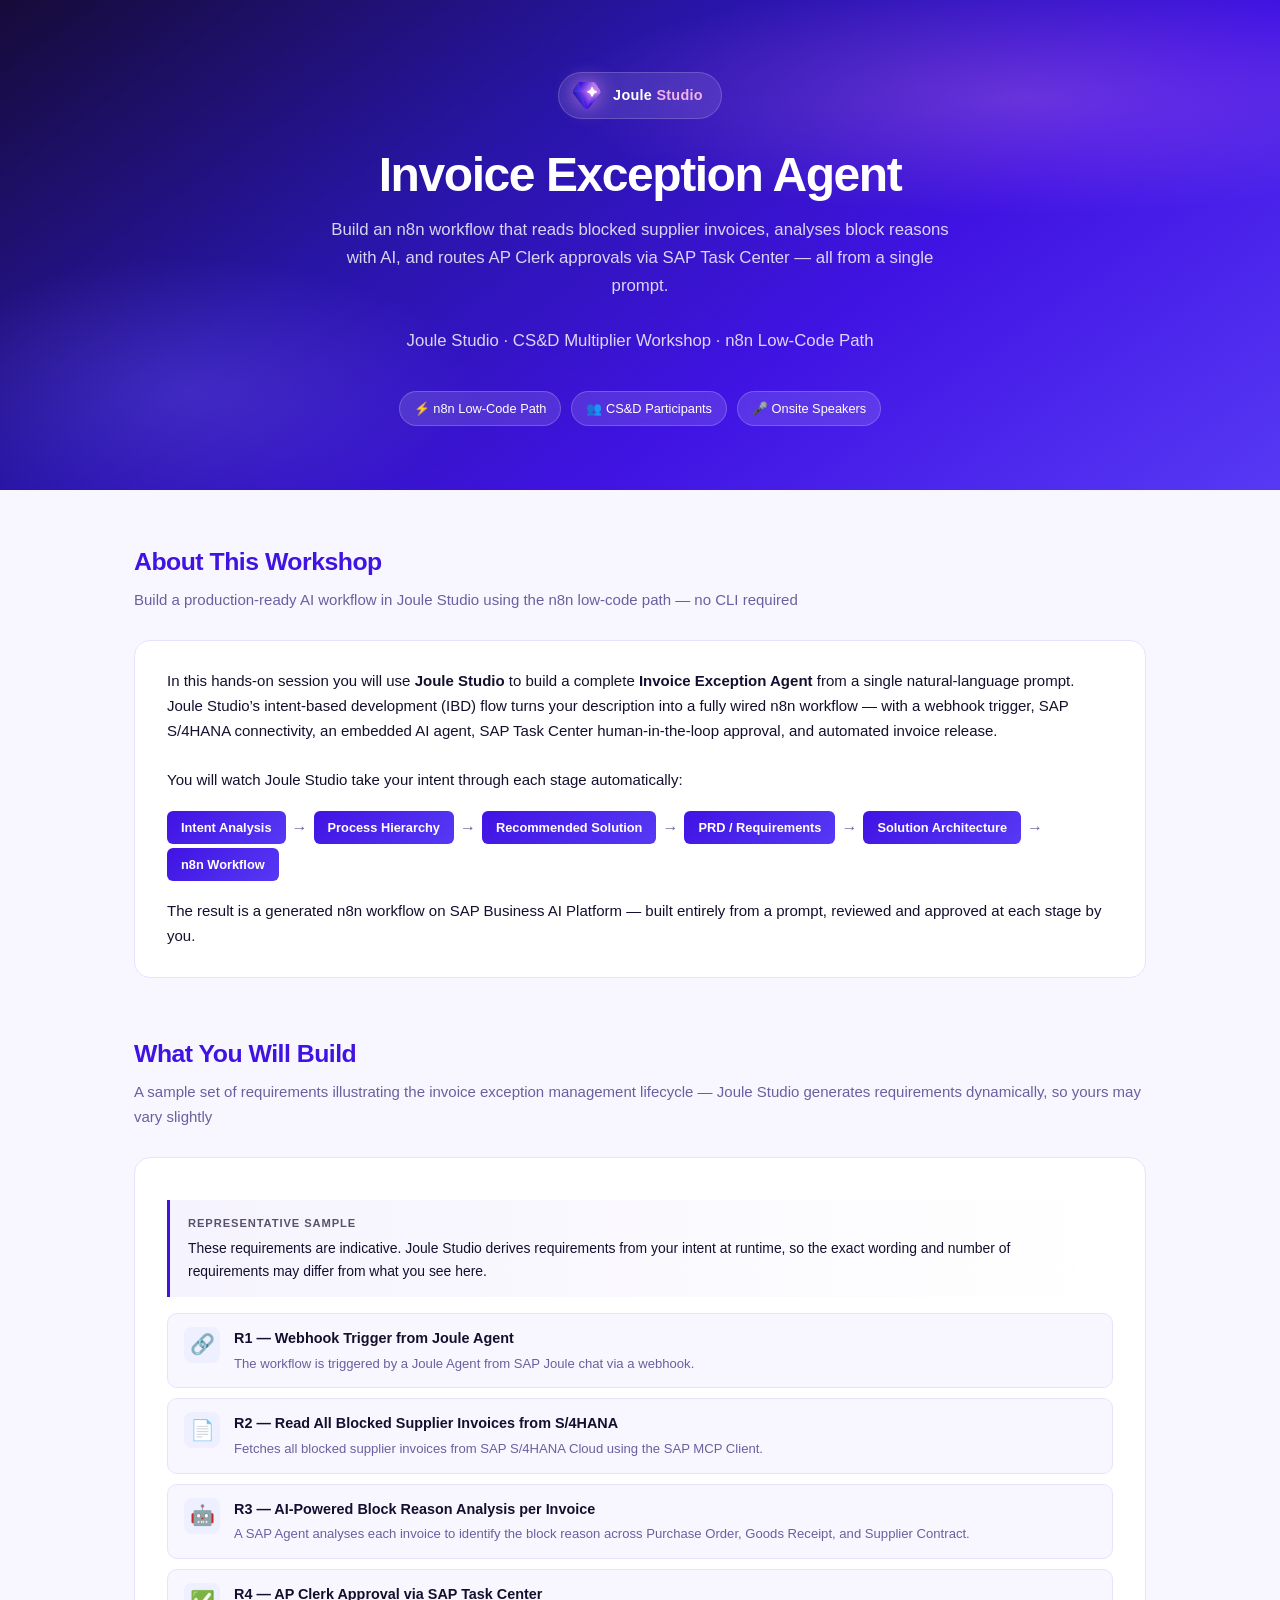
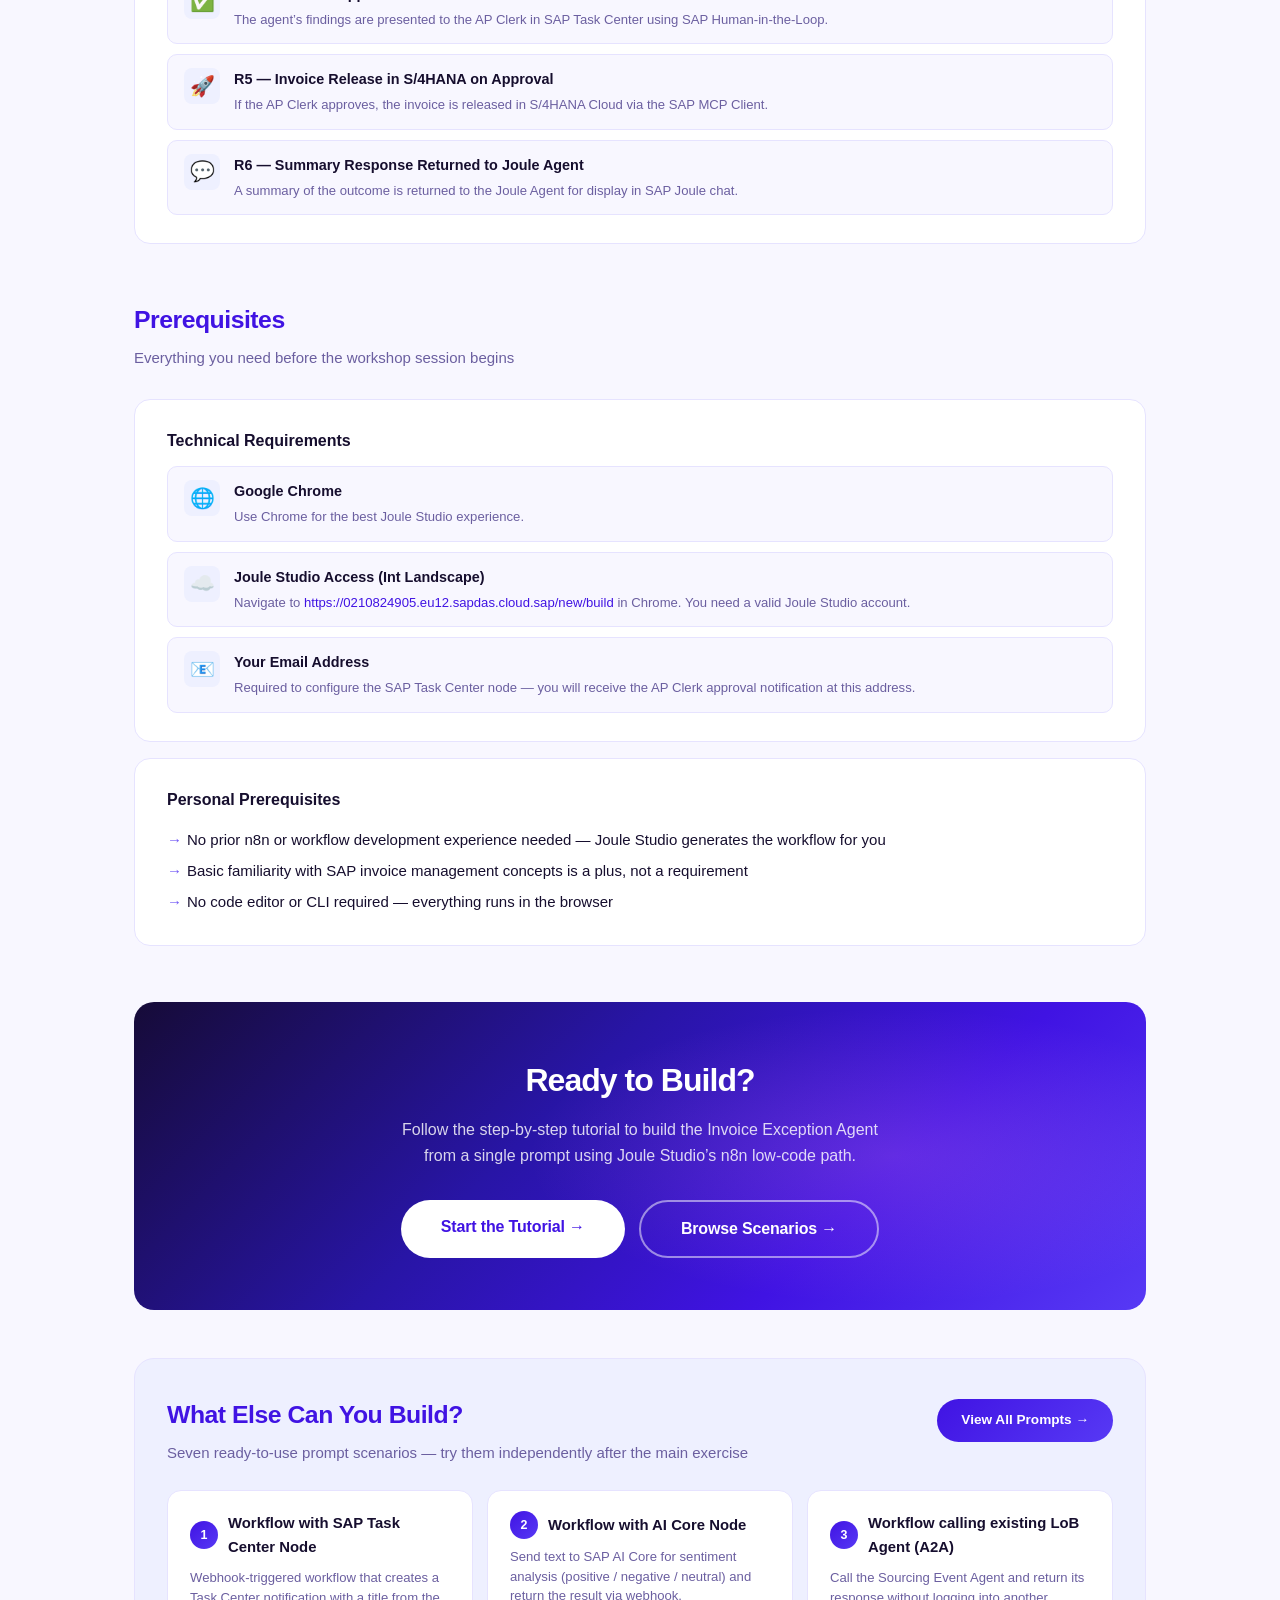
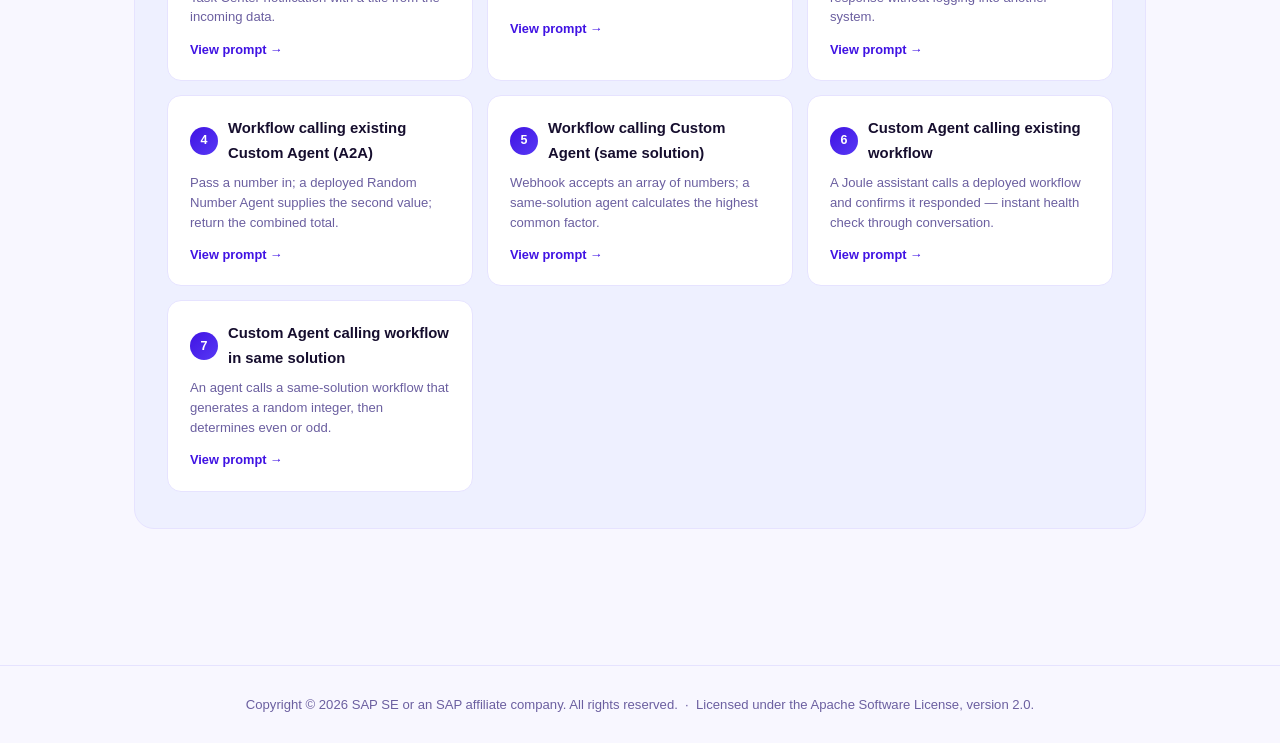
<file: index.html>
<!DOCTYPE html>
<html lang="en">
<head>
  <meta charset="UTF-8">
  <meta name="viewport" content="width=device-width, initial-scale=1.0">
  <title>Hands-On Lab: Invoice Exception Agent (n8n Low-Code)</title>
  <link rel="stylesheet" href="style.css">
</head>
<body>

<header class="hero">
  <div class="hero-inner">
    <div class="logo-row">
      <img src="joule.svg" alt="Joule Studio">
      <span>Joule <em>Studio</em></span>
    </div>
    <h1>Invoice Exception Agent</h1>
    <p class="sub">Build an n8n workflow that reads blocked supplier invoices, analyses block reasons with AI, and routes AP Clerk approvals via SAP Task Center &mdash; all from a single prompt.<br><br>Joule Studio &middot; CS&amp;D Multiplier Workshop &middot; n8n Low-Code Path</p>
    <div class="chips">
      <span class="chip">&#9889; n8n Low-Code Path</span>
      <span class="chip">&#128101; CS&amp;D Participants</span>
      <span class="chip">&#127908; Onsite Speakers</span>
    </div>
  </div>
</header>

<main>

  <section>
    <div class="section-header">
      <h2>About This Workshop</h2>
      <p>Build a production-ready AI workflow in Joule Studio using the n8n low-code path &mdash; no CLI required</p>
    </div>
    <div class="card">
      <p>In this hands-on session you will use <strong>Joule Studio</strong> to build a complete <strong>Invoice Exception Agent</strong> from a single natural-language prompt. Joule Studio&#8217;s intent-based development (IBD) flow turns your description into a fully wired n8n workflow &mdash; with a webhook trigger, SAP S/4HANA connectivity, an embedded AI agent, SAP Task Center human-in-the-loop approval, and automated invoice release.</p>
      <br>
      <p>You will watch Joule Studio take your intent through each stage automatically:</p>
      <div class="flow-bar">
        <div class="flow-pill">Intent Analysis</div><span class="flow-arrow">&#8594;</span>
        <div class="flow-pill">Process Hierarchy</div><span class="flow-arrow">&#8594;</span>
        <div class="flow-pill">Recommended Solution</div><span class="flow-arrow">&#8594;</span>
        <div class="flow-pill">PRD / Requirements</div><span class="flow-arrow">&#8594;</span>
        <div class="flow-pill">Solution Architecture</div><span class="flow-arrow">&#8594;</span>
        <div class="flow-pill">n8n Workflow</div>
      </div>
      <p>The result is a generated n8n workflow on SAP Business AI Platform &mdash; built entirely from a prompt, reviewed and approved at each stage by you.</p>
    </div>
  </section>

  <section id="requirements">
    <div class="section-header">
      <h2>What You Will Build</h2>
      <p>A sample set of requirements illustrating the invoice exception management lifecycle &mdash; Joule Studio generates requirements dynamically, so yours may vary slightly</p>
    </div>
    <div class="card">
      <div class="callout note" style="margin-bottom:16px;">
        <div class="callout-label">Representative Sample</div>
        These requirements are indicative. Joule Studio derives requirements from your intent at runtime, so the exact wording and number of requirements may differ from what you see here.
      </div>
      <div class="prereq-list">
        <div class="prereq-item"><div class="prereq-icon">&#128279;</div><div><strong>R1 &mdash; Webhook Trigger from Joule Agent</strong><p>The workflow is triggered by a Joule Agent from SAP Joule chat via a webhook.</p></div></div>
        <div class="prereq-item"><div class="prereq-icon">&#128196;</div><div><strong>R2 &mdash; Read All Blocked Supplier Invoices from S/4HANA</strong><p>Fetches all blocked supplier invoices from SAP S/4HANA Cloud using the SAP MCP Client.</p></div></div>
        <div class="prereq-item"><div class="prereq-icon">&#129302;</div><div><strong>R3 &mdash; AI-Powered Block Reason Analysis per Invoice</strong><p>A SAP Agent analyses each invoice to identify the block reason across Purchase Order, Goods Receipt, and Supplier Contract.</p></div></div>
        <div class="prereq-item"><div class="prereq-icon">&#9989;</div><div><strong>R4 &mdash; AP Clerk Approval via SAP Task Center</strong><p>The agent&#8217;s findings are presented to the AP Clerk in SAP Task Center using SAP Human-in-the-Loop.</p></div></div>
        <div class="prereq-item"><div class="prereq-icon">&#128640;</div><div><strong>R5 &mdash; Invoice Release in S/4HANA on Approval</strong><p>If the AP Clerk approves, the invoice is released in S/4HANA Cloud via the SAP MCP Client.</p></div></div>
        <div class="prereq-item"><div class="prereq-icon">&#128172;</div><div><strong>R6 &mdash; Summary Response Returned to Joule Agent</strong><p>A summary of the outcome is returned to the Joule Agent for display in SAP Joule chat.</p></div></div>
      </div>
    </div>
  </section>

  <section id="prereqs">
    <div class="section-header">
      <h2>Prerequisites</h2>
      <p>Everything you need before the workshop session begins</p>
    </div>
    <div class="card">
      <h3>Technical Requirements</h3>
      <div class="prereq-list" style="margin-top:12px;">
        <div class="prereq-item"><div class="prereq-icon">&#127760;</div><div><strong>Google Chrome</strong><p>Use Chrome for the best Joule Studio experience.</p></div></div>
        <div class="prereq-item"><div class="prereq-icon">&#9729;&#65039;</div><div><strong>Joule Studio Access (Int Landscape)</strong><p>Navigate to <a href="https://0210824905.eu12.sapdas.cloud.sap/new/build" target="_blank">https://0210824905.eu12.sapdas.cloud.sap/new/build</a> in Chrome. You need a valid Joule Studio account.</p></div></div>
        <div class="prereq-item"><div class="prereq-icon">&#128231;</div><div><strong>Your Email Address</strong><p>Required to configure the SAP Task Center node &mdash; you will receive the AP Clerk approval notification at this address.</p></div></div>
      </div>
    </div>
    <div class="card" style="margin-top:16px;">
      <h3>Personal Prerequisites</h3>
      <ul style="margin-top:10px;">
        <li>No prior n8n or workflow development experience needed &mdash; Joule Studio generates the workflow for you</li>
        <li>Basic familiarity with SAP invoice management concepts is a plus, not a requirement</li>
        <li>No code editor or CLI required &mdash; everything runs in the browser</li>
      </ul>
    </div>
  </section>

  <div class="cta">
    <div class="cta-inner">
      <h2>Ready to Build?</h2>
      <p>Follow the step-by-step tutorial to build the Invoice Exception Agent<br>from a single prompt using Joule Studio&#8217;s n8n low-code path.</p>
      <div class="btn-row">
        <a href="tutorial.html" class="btn-cta">Start the Tutorial &#8594;</a>
        <a href="scenarios.html" class="btn-cta btn-cta--outline">Browse Scenarios &#8594;</a>
      </div>
    </div>
  </div>
  <section id="scenarios" style="background:var(--code-bg);border:1px solid var(--border);border-radius:20px;padding:36px 32px;margin-top:48px;">
    <div style="display:flex;align-items:flex-start;justify-content:space-between;flex-wrap:wrap;gap:16px;margin-bottom:24px;">
      <div>
        <h2 style="font-size:1.55rem;font-weight:700;color:var(--violet);letter-spacing:-.02em;">What Else Can You Build?</h2>
        <p style="color:var(--text-muted);margin-top:5px;">Seven ready-to-use prompt scenarios &mdash; try them independently after the main exercise</p>
      </div>
      <a href="scenarios.html" style="display:inline-block;background:linear-gradient(135deg,var(--violet),var(--blue-violet));color:white;padding:10px 24px;border-radius:999px;font-size:.85rem;font-weight:700;text-decoration:none;white-space:nowrap;flex-shrink:0;margin-top:4px;">View All Prompts &#8594;</a>
    </div>
    <div class="scenario-grid">
      <div class="scenario-card"><div style="display:flex;align-items:center;gap:10px;"><div class="scenario-num">1</div><div class="scenario-title">Workflow with SAP Task Center Node</div></div><div class="scenario-desc">Webhook-triggered workflow that creates a Task Center notification with a title from the incoming data.</div><a href="scenarios.html#s1" style="font-size:.8rem;font-weight:600;margin-top:4px;">View prompt &#8594;</a></div>
      <div class="scenario-card"><div style="display:flex;align-items:center;gap:10px;"><div class="scenario-num">2</div><div class="scenario-title">Workflow with AI Core Node</div></div><div class="scenario-desc">Send text to SAP AI Core for sentiment analysis (positive / negative / neutral) and return the result via webhook.</div><a href="scenarios.html#s2" style="font-size:.8rem;font-weight:600;margin-top:4px;">View prompt &#8594;</a></div>
      <div class="scenario-card"><div style="display:flex;align-items:center;gap:10px;"><div class="scenario-num">3</div><div class="scenario-title">Workflow calling existing LoB Agent (A2A)</div></div><div class="scenario-desc">Call the Sourcing Event Agent and return its response without logging into another system.</div><a href="scenarios.html#s3" style="font-size:.8rem;font-weight:600;margin-top:4px;">View prompt &#8594;</a></div>
      <div class="scenario-card"><div style="display:flex;align-items:center;gap:10px;"><div class="scenario-num">4</div><div class="scenario-title">Workflow calling existing Custom Agent (A2A)</div></div><div class="scenario-desc">Pass a number in; a deployed Random Number Agent supplies the second value; return the combined total.</div><a href="scenarios.html#s4" style="font-size:.8rem;font-weight:600;margin-top:4px;">View prompt &#8594;</a></div>
      <div class="scenario-card"><div style="display:flex;align-items:center;gap:10px;"><div class="scenario-num">5</div><div class="scenario-title">Workflow calling Custom Agent (same solution)</div></div><div class="scenario-desc">Webhook accepts an array of numbers; a same-solution agent calculates the highest common factor.</div><a href="scenarios.html#s5" style="font-size:.8rem;font-weight:600;margin-top:4px;">View prompt &#8594;</a></div>
      <div class="scenario-card"><div style="display:flex;align-items:center;gap:10px;"><div class="scenario-num">6</div><div class="scenario-title">Custom Agent calling existing workflow</div></div><div class="scenario-desc">A Joule assistant calls a deployed workflow and confirms it responded &mdash; instant health check through conversation.</div><a href="scenarios.html#s6" style="font-size:.8rem;font-weight:600;margin-top:4px;">View prompt &#8594;</a></div>
      <div class="scenario-card"><div style="display:flex;align-items:center;gap:10px;"><div class="scenario-num">7</div><div class="scenario-title">Custom Agent calling workflow in same solution</div></div><div class="scenario-desc">An agent calls a same-solution workflow that generates a random integer, then determines even or odd.</div><a href="scenarios.html#s7" style="font-size:.8rem;font-weight:600;margin-top:4px;">View prompt &#8594;</a></div>
    </div>
  </section>


</main>

<footer>
  <p>Copyright &copy; 2026 SAP SE or an SAP affiliate company. All rights reserved. &nbsp;&middot;&nbsp; Licensed under the Apache Software License, version 2.0.</p>
</footer>

</body>
</html>
</file>
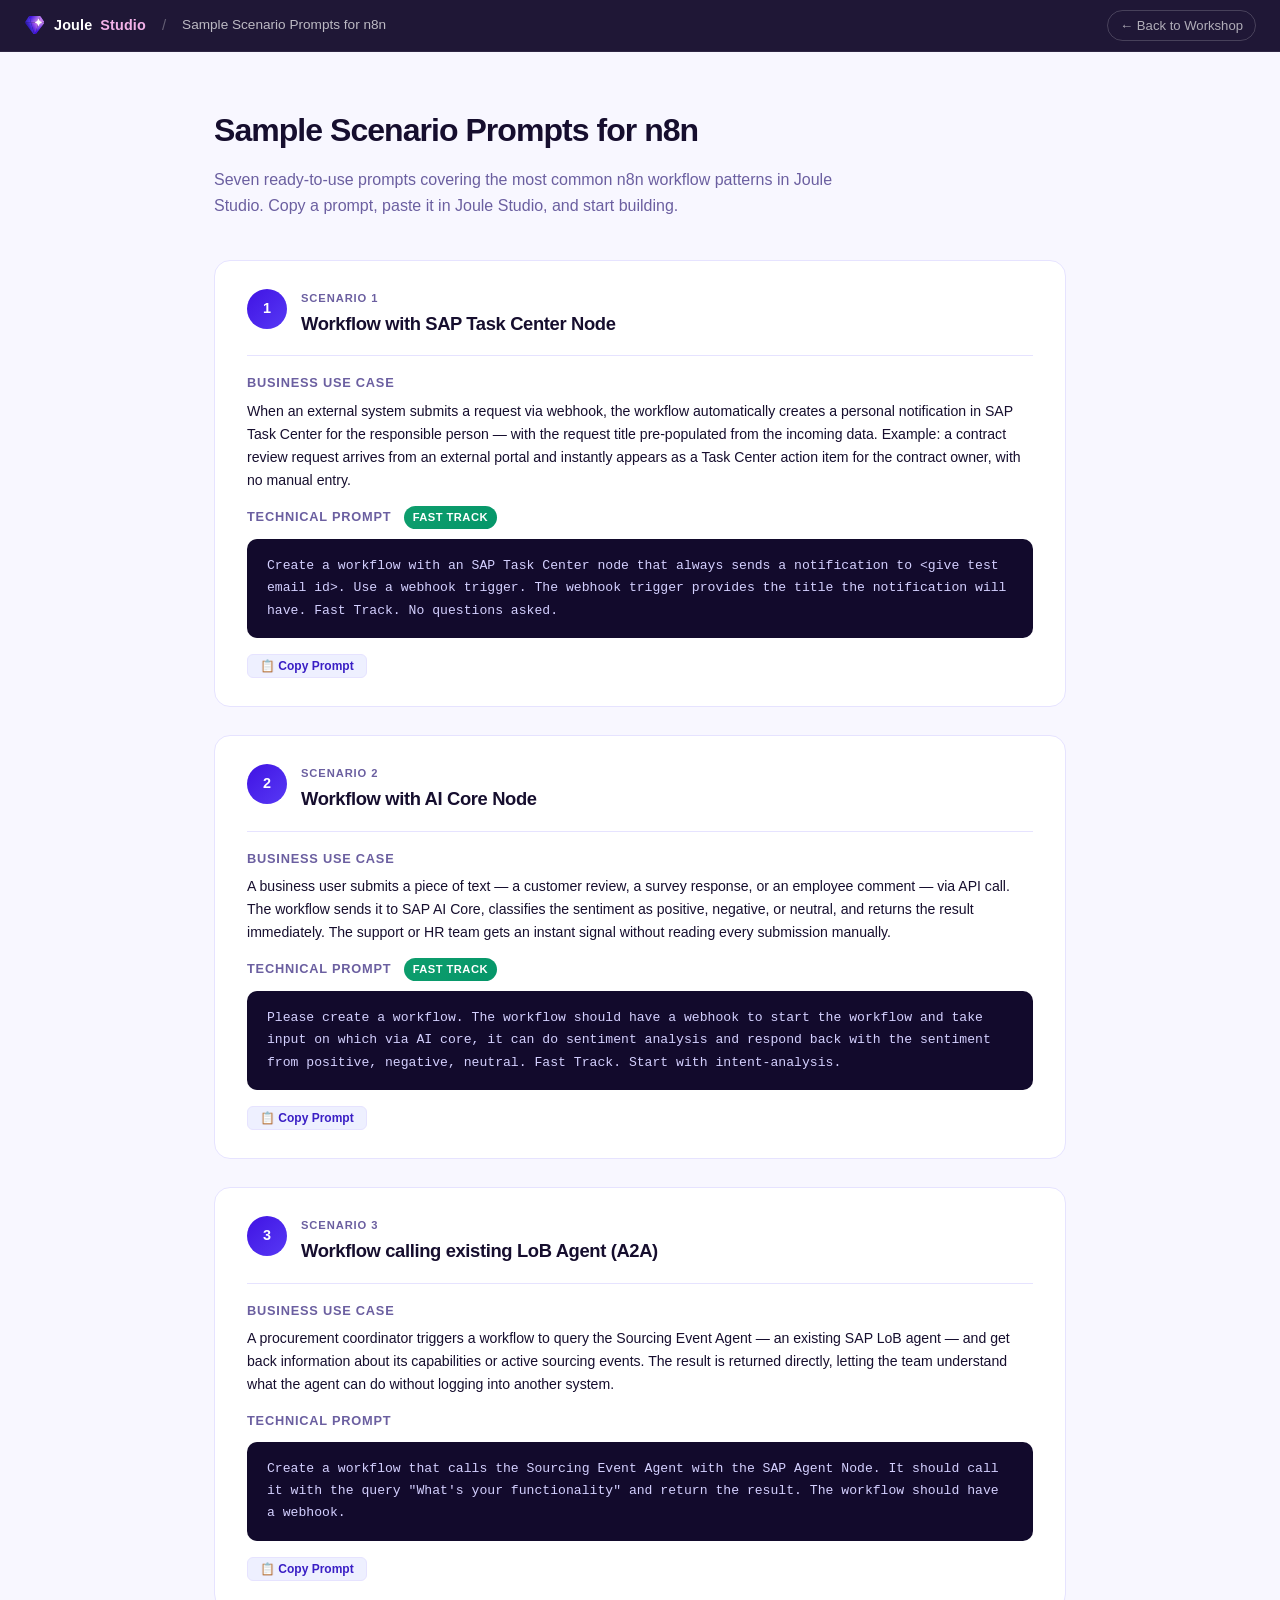
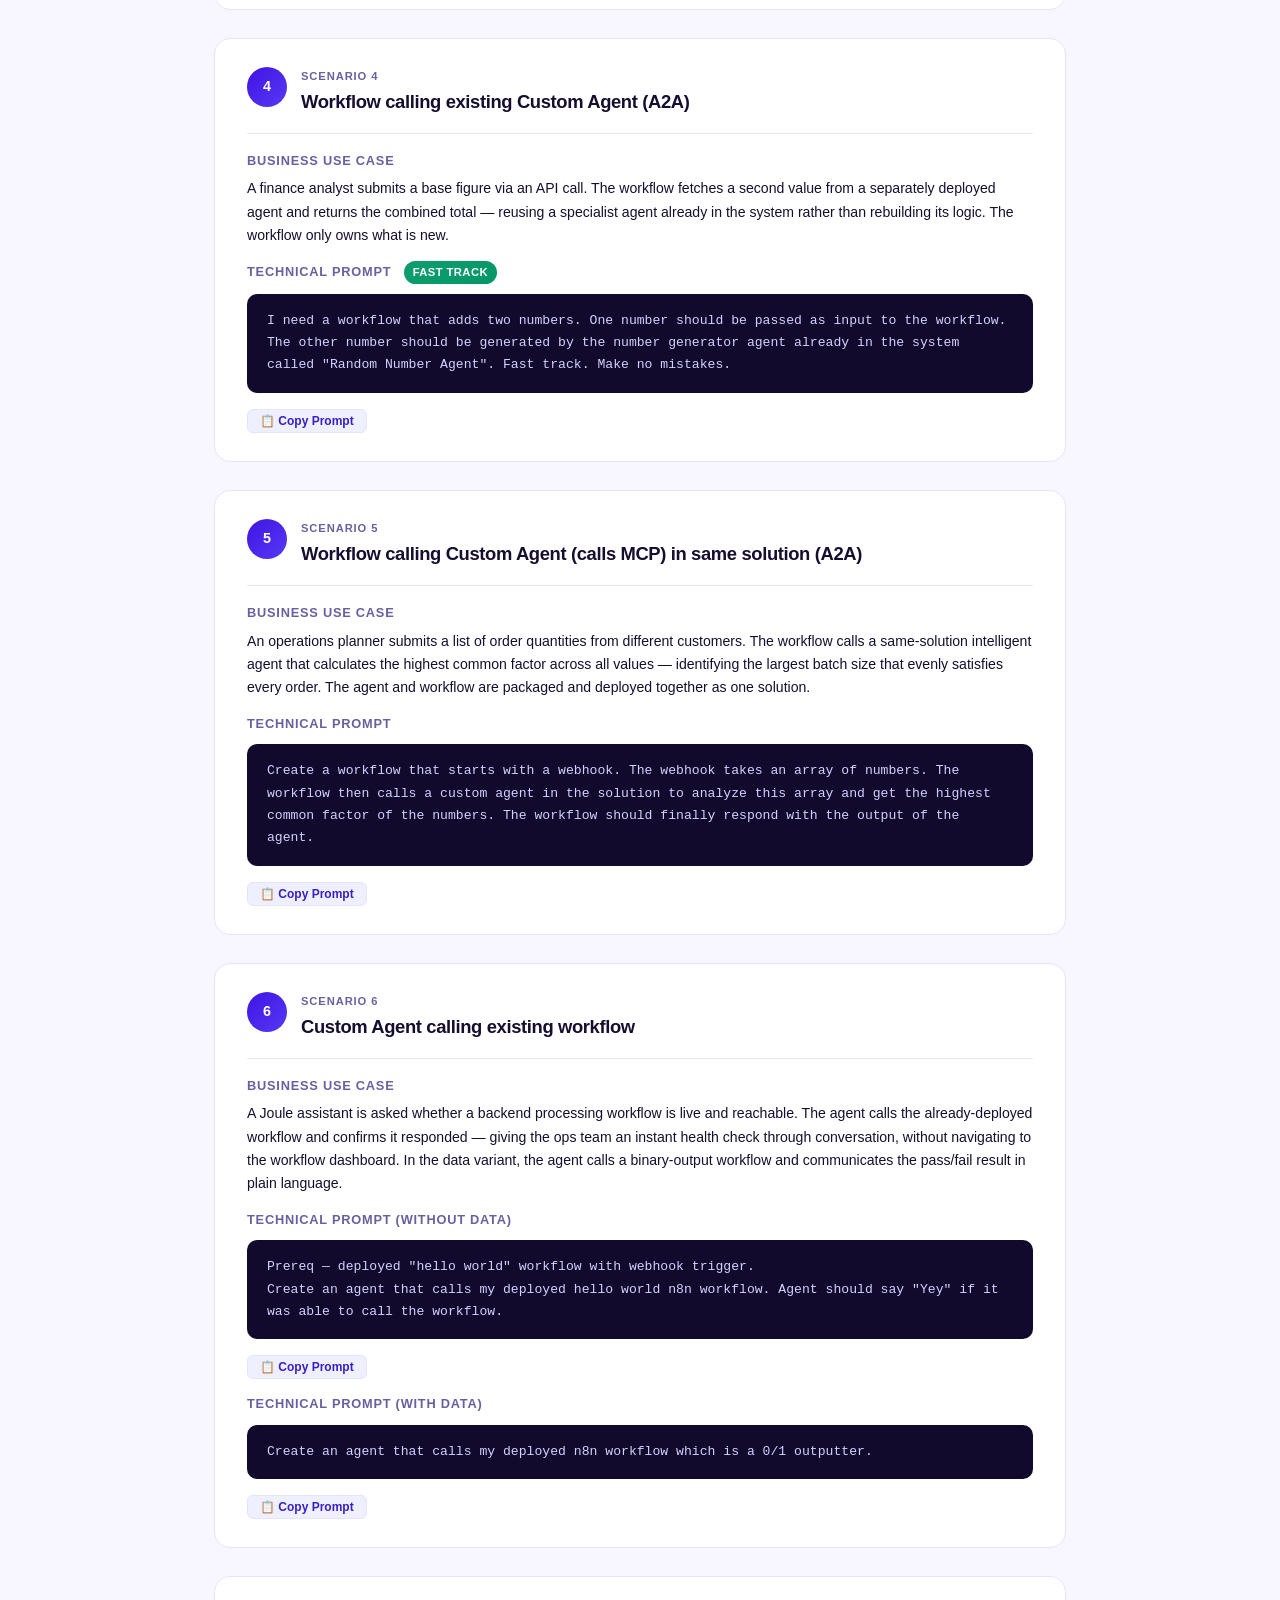
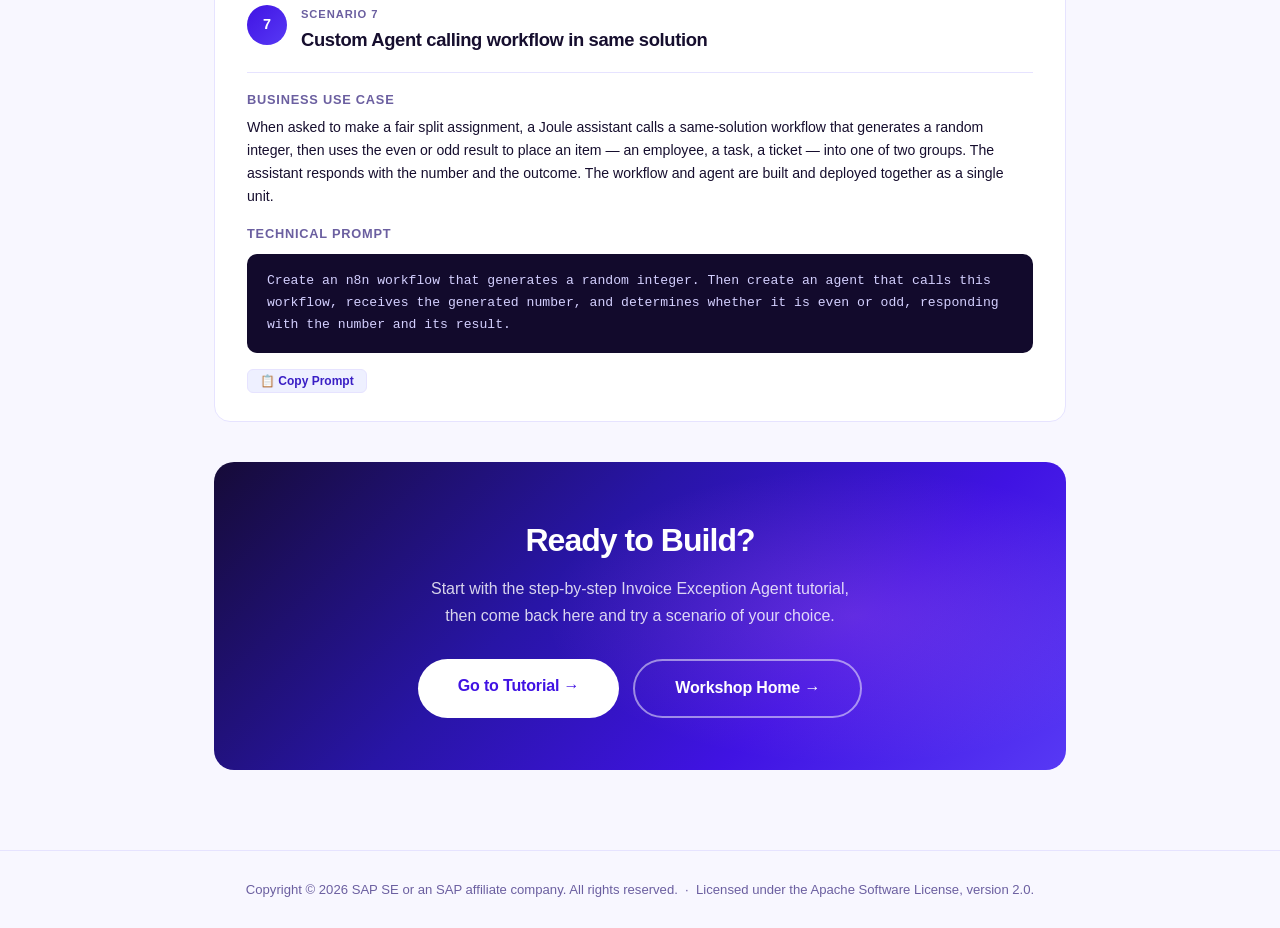
<file: scenarios.html>
<!DOCTYPE html>
<html lang="en">
<head>
  <meta charset="UTF-8">
  <meta name="viewport" content="width=device-width, initial-scale=1.0">
  <title>Sample Scenario Prompts for n8n &mdash; Joule Studio</title>
  <link rel="stylesheet" href="style.css">
</head>
<body>

<nav class="topbar">
  <a href="index.html" class="topbar-logo">
    <img src="joule.svg" alt="Joule Studio">Joule <em>Studio</em>
  </a>
  <span class="topbar-sep">/</span>
  <span class="topbar-title">Sample Scenario Prompts for n8n</span>
  <a href="index.html" class="topbar-back">&#8592; Back to Workshop</a>
</nav>

<main style="max-width:900px;margin:0 auto;padding:52px 24px 80px;">

  <div style="margin-bottom:40px;">
    <h1 style="font-size:2rem;font-weight:800;letter-spacing:-.03em;color:var(--text);margin-bottom:10px;">Sample Scenario Prompts for n8n</h1>
    <p style="color:var(--text-muted);font-size:1rem;max-width:620px;">Seven ready-to-use prompts covering the most common n8n workflow patterns in Joule Studio. Copy a prompt, paste it in Joule Studio, and start building.</p>
  </div>

  <div class="sc-card" id="s1">
    <div class="sc-card-header">
      <div class="sc-num">1</div>
      <div class="sc-meta"><div class="sc-label">Scenario 1</div><h3>Workflow with SAP Task Center Node</h3></div>
    </div>
    <div class="sc-section-title">Business Use Case</div>
    <p style="font-size:.88rem;margin-bottom:14px;">When an external system submits a request via webhook, the workflow automatically creates a personal notification in SAP Task Center for the responsible person &mdash; with the request title pre-populated from the incoming data. Example: a contract review request arrives from an external portal and instantly appears as a Task Center action item for the contract owner, with no manual entry.</p>
    <div class="sc-section-title">Technical Prompt <span class="tag-fast">Fast Track</span></div>
    <div class="prompt-block">Create a workflow with an SAP Task Center node that always sends a notification to &lt;give test email id&gt;. Use a webhook trigger. The webhook trigger provides the title the notification will have. Fast Track. No questions asked.</div>
    <button class="copy-btn" onclick="copyPrompt(this)">&#128203; Copy Prompt</button>
  </div>

  <div class="sc-card" id="s2">
    <div class="sc-card-header">
      <div class="sc-num">2</div>
      <div class="sc-meta"><div class="sc-label">Scenario 2</div><h3>Workflow with AI Core Node</h3></div>
    </div>
    <div class="sc-section-title">Business Use Case</div>
    <p style="font-size:.88rem;margin-bottom:14px;">A business user submits a piece of text &mdash; a customer review, a survey response, or an employee comment &mdash; via API call. The workflow sends it to SAP AI Core, classifies the sentiment as positive, negative, or neutral, and returns the result immediately. The support or HR team gets an instant signal without reading every submission manually.</p>
    <div class="sc-section-title">Technical Prompt <span class="tag-fast">Fast Track</span></div>
    <div class="prompt-block">Please create a workflow. The workflow should have a webhook to start the workflow and take input on which via AI core, it can do sentiment analysis and respond back with the sentiment from positive, negative, neutral. Fast Track. Start with intent-analysis.</div>
    <button class="copy-btn" onclick="copyPrompt(this)">&#128203; Copy Prompt</button>
  </div>

  <div class="sc-card" id="s3">
    <div class="sc-card-header">
      <div class="sc-num">3</div>
      <div class="sc-meta"><div class="sc-label">Scenario 3</div><h3>Workflow calling existing LoB Agent (A2A)</h3></div>
    </div>
    <div class="sc-section-title">Business Use Case</div>
    <p style="font-size:.88rem;margin-bottom:14px;">A procurement coordinator triggers a workflow to query the Sourcing Event Agent &mdash; an existing SAP LoB agent &mdash; and get back information about its capabilities or active sourcing events. The result is returned directly, letting the team understand what the agent can do without logging into another system.</p>
    <div class="sc-section-title">Technical Prompt</div>
    <div class="prompt-block">Create a workflow that calls the Sourcing Event Agent with the SAP Agent Node. It should call it with the query "What's your functionality" and return the result. The workflow should have a webhook.</div>
    <button class="copy-btn" onclick="copyPrompt(this)">&#128203; Copy Prompt</button>
  </div>

  <div class="sc-card" id="s4">
    <div class="sc-card-header">
      <div class="sc-num">4</div>
      <div class="sc-meta"><div class="sc-label">Scenario 4</div><h3>Workflow calling existing Custom Agent (A2A)</h3></div>
    </div>
    <div class="sc-section-title">Business Use Case</div>
    <p style="font-size:.88rem;margin-bottom:14px;">A finance analyst submits a base figure via an API call. The workflow fetches a second value from a separately deployed agent and returns the combined total &mdash; reusing a specialist agent already in the system rather than rebuilding its logic. The workflow only owns what is new.</p>
    <div class="sc-section-title">Technical Prompt <span class="tag-fast">Fast Track</span></div>
    <div class="prompt-block">I need a workflow that adds two numbers. One number should be passed as input to the workflow. The other number should be generated by the number generator agent already in the system called "Random Number Agent". Fast track. Make no mistakes.</div>
    <button class="copy-btn" onclick="copyPrompt(this)">&#128203; Copy Prompt</button>
  </div>

  <div class="sc-card" id="s5">
    <div class="sc-card-header">
      <div class="sc-num">5</div>
      <div class="sc-meta"><div class="sc-label">Scenario 5</div><h3>Workflow calling Custom Agent (calls MCP) in same solution (A2A)</h3></div>
    </div>
    <div class="sc-section-title">Business Use Case</div>
    <p style="font-size:.88rem;margin-bottom:14px;">An operations planner submits a list of order quantities from different customers. The workflow calls a same-solution intelligent agent that calculates the highest common factor across all values &mdash; identifying the largest batch size that evenly satisfies every order. The agent and workflow are packaged and deployed together as one solution.</p>
    <div class="sc-section-title">Technical Prompt</div>
    <div class="prompt-block">Create a workflow that starts with a webhook. The webhook takes an array of numbers. The workflow then calls a custom agent in the solution to analyze this array and get the highest common factor of the numbers. The workflow should finally respond with the output of the agent.</div>
    <button class="copy-btn" onclick="copyPrompt(this)">&#128203; Copy Prompt</button>
  </div>

  <div class="sc-card" id="s6">
    <div class="sc-card-header">
      <div class="sc-num">6</div>
      <div class="sc-meta"><div class="sc-label">Scenario 6</div><h3>Custom Agent calling existing workflow</h3></div>
    </div>
    <div class="sc-section-title">Business Use Case</div>
    <p style="font-size:.88rem;margin-bottom:14px;">A Joule assistant is asked whether a backend processing workflow is live and reachable. The agent calls the already-deployed workflow and confirms it responded &mdash; giving the ops team an instant health check through conversation, without navigating to the workflow dashboard. In the data variant, the agent calls a binary-output workflow and communicates the pass/fail result in plain language.</p>
    <div class="sc-section-title">Technical Prompt (Without Data)</div>
    <div class="prompt-block">Prereq &mdash; deployed "hello world" workflow with webhook trigger.
Create an agent that calls my deployed hello world n8n workflow. Agent should say "Yey" if it was able to call the workflow.</div>
    <button class="copy-btn" onclick="copyPrompt(this)">&#128203; Copy Prompt</button>
    <div class="sc-section-title" style="margin-top:14px;">Technical Prompt (With Data)</div>
    <div class="prompt-block">Create an agent that calls my deployed n8n workflow which is a 0/1 outputter.</div>
    <button class="copy-btn" onclick="copyPrompt(this)">&#128203; Copy Prompt</button>
  </div>

  <div class="sc-card" id="s7">
    <div class="sc-card-header">
      <div class="sc-num">7</div>
      <div class="sc-meta"><div class="sc-label">Scenario 7</div><h3>Custom Agent calling workflow in same solution</h3></div>
    </div>
    <div class="sc-section-title">Business Use Case</div>
    <p style="font-size:.88rem;margin-bottom:14px;">When asked to make a fair split assignment, a Joule assistant calls a same-solution workflow that generates a random integer, then uses the even or odd result to place an item &mdash; an employee, a task, a ticket &mdash; into one of two groups. The assistant responds with the number and the outcome. The workflow and agent are built and deployed together as a single unit.</p>
    <div class="sc-section-title">Technical Prompt</div>
    <div class="prompt-block">Create an n8n workflow that generates a random integer. Then create an agent that calls this workflow, receives the generated number, and determines whether it is even or odd, responding with the number and its result.</div>
    <button class="copy-btn" onclick="copyPrompt(this)">&#128203; Copy Prompt</button>
  </div>

  <div class="cta" style="margin-top:40px;">
    <div class="cta-inner">
      <h2>Ready to Build?</h2>
      <p>Start with the step-by-step Invoice Exception Agent tutorial,<br>then come back here and try a scenario of your choice.</p>
      <div class="btn-row">
        <a href="tutorial.html" class="btn-cta">Go to Tutorial &#8594;</a>
        <a href="index.html" class="btn-cta btn-cta--outline">Workshop Home &#8594;</a>
      </div>
    </div>
  </div>

</main>

<script>
function copyPrompt(btn){
  var block=btn.previousElementSibling;
  navigator.clipboard.writeText(block.textContent.trim()).then(function(){
    var orig=btn.innerHTML;btn.innerHTML='&#10003; Copied!';
    setTimeout(function(){btn.innerHTML=orig;},2000);
  });
}
</script>

<footer>
  <p>Copyright &copy; 2026 SAP SE or an SAP affiliate company. All rights reserved. &nbsp;&middot;&nbsp; Licensed under the Apache Software License, version 2.0.</p>
</footer>
</body>
</html>
</file>
<file: style.css>
:root{--violet:#4013E3;--blue-violet:#5739F5;--med-purple:#735AF6;--pink:#F090EB;--light-pink:#F3B2E9;--dark-navy:#2815A6;--bg:#F8F7FF;--surface:#FFFFFF;--border:#E6E3FF;--text:#160E2E;--text-muted:#6B5FA0;--code-bg:#EEF0FF;--code-text:#3A1FC5;--sidebar-w:260px;}
*,*::before,*::after{box-sizing:border-box;margin:0;padding:0;}
html{scroll-behavior:smooth;}
body{font-family:-apple-system,BlinkMacSystemFont,'Segoe UI',Roboto,'Helvetica Neue',sans-serif;background:var(--bg);color:var(--text);line-height:1.65;font-size:15px;}
a{color:var(--violet);text-decoration:none;}
a:hover{text-decoration:underline;}
/* Hero */
.hero{background:linear-gradient(145deg,#160B38 0%,#2815A6 35%,#4013E3 65%,#5739F5 100%);color:#fff;padding:72px 24px 64px;text-align:center;position:relative;overflow:hidden;}
.hero::after{content:'';position:absolute;inset:0;background:radial-gradient(ellipse 60% 40% at 80% 20%,rgba(240,144,235,.25) 0%,transparent 60%),radial-gradient(ellipse 40% 50% at 15% 80%,rgba(115,90,246,.3) 0%,transparent 55%);pointer-events:none;}
.hero-inner{position:relative;z-index:1;max-width:780px;margin:0 auto;}
.logo-row{display:inline-flex;align-items:center;gap:10px;margin-bottom:28px;background:rgba(255,255,255,.1);border:1px solid rgba(255,255,255,.18);padding:8px 18px 8px 12px;border-radius:999px;backdrop-filter:blur(6px);}
.logo-row img{width:32px;height:29px;filter:drop-shadow(0 0 10px rgba(240,144,235,.7));}
.logo-row span{font-size:.9rem;font-weight:600;letter-spacing:.02em;}
.logo-row span em{color:var(--light-pink);font-style:normal;}
.hero h1{font-size:clamp(2rem,5vw,3rem);font-weight:800;letter-spacing:-.03em;margin-bottom:14px;line-height:1.15;}
.hero .sub{font-size:1.05rem;opacity:.82;max-width:620px;margin:0 auto 36px;}
.chips{display:flex;flex-wrap:wrap;gap:10px;justify-content:center;}
.chip{background:rgba(255,255,255,.13);border:1px solid rgba(255,255,255,.2);padding:6px 14px;border-radius:999px;font-size:.8rem;font-weight:500;backdrop-filter:blur(4px);}
/* Layout */
main{max-width:1060px;margin:0 auto;padding:52px 24px 80px;}
section{margin-bottom:56px;}
.section-header{margin-bottom:28px;}
.section-header h2{font-size:1.55rem;font-weight:700;color:var(--violet);letter-spacing:-.02em;}
.section-header p{color:var(--text-muted);margin-top:5px;}
/* Cards */
.card{background:var(--surface);border:1px solid var(--border);border-radius:16px;padding:28px 32px;}
.card+.card{margin-top:16px;}
.card h3{font-size:1rem;font-weight:700;margin-bottom:12px;}
/* Prereq */
.prereq-list{display:grid;gap:10px;}
.prereq-item{display:flex;gap:14px;align-items:flex-start;padding:13px 16px;background:var(--bg);border:1px solid var(--border);border-radius:10px;}
.prereq-icon{font-size:1.25rem;width:36px;height:36px;display:flex;align-items:center;justify-content:center;flex-shrink:0;background:var(--code-bg);border-radius:8px;}
.prereq-item strong{display:block;font-size:.9rem;}
.prereq-item p{font-size:.82rem;color:var(--text-muted);margin-top:2px;}
/* Flow bar */
.flow-bar{display:flex;align-items:center;flex-wrap:wrap;gap:4px;margin:18px 0;}
.flow-pill{background:linear-gradient(135deg,var(--violet),var(--blue-violet));color:white;padding:6px 14px;border-radius:6px;font-size:.8rem;font-weight:600;}
.flow-arrow{color:var(--text-muted);font-size:1rem;padding:0 2px;}
/* Scenario grid (index page) */
.scenario-grid{display:grid;grid-template-columns:repeat(auto-fill,minmax(300px,1fr));gap:14px;margin-top:4px;}
.scenario-card{background:var(--surface);border:1px solid var(--border);border-radius:14px;padding:20px 22px;display:flex;flex-direction:column;gap:8px;}
.scenario-num{display:inline-flex;align-items:center;justify-content:center;width:28px;height:28px;border-radius:50%;background:linear-gradient(135deg,var(--violet),var(--blue-violet));color:white;font-size:.78rem;font-weight:800;flex-shrink:0;}
.scenario-title{font-size:.93rem;font-weight:700;}
.scenario-desc{font-size:.82rem;color:var(--text-muted);line-height:1.5;}
/* CTA */
.cta{background:linear-gradient(135deg,#160B38 0%,#2815A6 40%,#4013E3 70%,#5739F5 100%);border-radius:20px;padding:52px 36px;text-align:center;color:white;position:relative;overflow:hidden;display:block;}
.cta::after{content:'';position:absolute;inset:0;background:radial-gradient(ellipse 60% 80% at 75% 50%,rgba(240,144,235,.2) 0%,transparent 60%);pointer-events:none;}
.cta-inner{position:relative;z-index:1;}
.cta h2{font-size:2rem;font-weight:800;letter-spacing:-.03em;margin-bottom:10px;}
.cta p{opacity:.82;margin-bottom:30px;font-size:1rem;}
.btn-row{display:flex;gap:14px;justify-content:center;flex-wrap:wrap;}
.btn-cta{display:inline-block;background:white;color:var(--violet);padding:14px 40px;border-radius:999px;font-size:1rem;font-weight:800;letter-spacing:-.01em;transition:transform .18s,box-shadow .18s;}
.btn-cta:hover{transform:translateY(-2px);box-shadow:0 14px 36px rgba(0,0,0,.25);text-decoration:none;}
.btn-cta--outline{background:transparent;color:white;border:2px solid rgba(255,255,255,.5);}
.btn-cta--outline:hover{background:rgba(255,255,255,.1);}
/* Footer */
footer{text-align:center;padding:28px 24px;border-top:1px solid var(--border);color:var(--text-muted);font-size:.82rem;}
ul{padding-left:0;list-style:none;}
ul li{padding:3px 0 3px 20px;position:relative;}
ul li::before{content:'→';position:absolute;left:0;color:var(--med-purple);}
/* Topbar */
.topbar{position:sticky;top:0;z-index:100;background:rgba(22,14,46,.96);backdrop-filter:blur(10px);border-bottom:1px solid rgba(255,255,255,.07);padding:0 24px;height:52px;display:flex;align-items:center;gap:16px;}
.topbar-logo{display:flex;align-items:center;gap:8px;color:white;font-weight:600;font-size:.9rem;letter-spacing:.01em;text-decoration:none;}
.topbar-logo img{width:22px;height:20px;}
.topbar-logo em{color:var(--light-pink);font-style:normal;}
.topbar-sep{color:rgba(255,255,255,.3);}
.topbar-title{color:rgba(255,255,255,.7);font-size:.85rem;}
.topbar-back{margin-left:auto;color:rgba(255,255,255,.65);font-size:.82rem;text-decoration:none;border:1px solid rgba(255,255,255,.18);padding:4px 12px;border-radius:999px;transition:background .15s;}
.topbar-back:hover{background:rgba(255,255,255,.1);text-decoration:none;}
.shell{display:flex;min-height:calc(100vh - 52px);}
.sidebar{width:var(--sidebar-w);flex-shrink:0;background:var(--surface);border-right:1px solid var(--border);padding:28px 0;position:sticky;top:52px;height:calc(100vh - 52px);overflow-y:auto;}
.sidebar-label{padding:0 20px 10px;font-size:.68rem;font-weight:700;letter-spacing:.1em;text-transform:uppercase;color:var(--text-muted);}
.nav-item{display:flex;align-items:center;gap:10px;padding:8px 20px;color:var(--text-muted);font-size:.85rem;cursor:pointer;transition:background .12s,color .12s;text-decoration:none;border-left:2px solid transparent;}
.nav-item:hover{background:var(--bg);color:var(--text);text-decoration:none;}
.nav-item.active{background:var(--code-bg);color:var(--violet);border-left-color:var(--violet);font-weight:600;}
.nav-badge{width:22px;height:22px;border-radius:50%;background:var(--border);color:var(--text-muted);font-size:.68rem;font-weight:800;display:flex;align-items:center;justify-content:center;flex-shrink:0;}
.nav-item.active .nav-badge{background:var(--violet);color:white;}
.nav-dur{margin-left:auto;font-size:.72rem;color:var(--text-muted);opacity:.7;}
.content{flex:1;min-width:0;padding:48px 52px 80px;max-width:820px;}
.session-hero{background:linear-gradient(135deg,#160B38 0%,#2815A6 40%,#4013E3 70%,#5739F5 100%);border-radius:18px;padding:44px 40px;color:white;margin-bottom:48px;position:relative;overflow:hidden;}
.session-hero::after{content:'';position:absolute;inset:0;background:radial-gradient(ellipse 55% 70% at 85% 40%,rgba(240,144,235,.22) 0%,transparent 60%);pointer-events:none;}
.session-hero-inner{position:relative;z-index:1;}
.session-code{display:inline-block;background:rgba(255,255,255,.15);border:1px solid rgba(255,255,255,.2);padding:4px 12px;border-radius:6px;font-size:.75rem;font-weight:700;letter-spacing:.08em;text-transform:uppercase;margin-bottom:14px;}
.session-hero h1{font-size:1.75rem;font-weight:800;letter-spacing:-.03em;margin-bottom:10px;}
.session-hero p{opacity:.83;font-size:.92rem;max-width:540px;line-height:1.6;}
.outcome-grid{display:grid;grid-template-columns:1fr 1fr 1fr;gap:12px;margin-top:24px;}
@media(max-width:600px){.outcome-grid{grid-template-columns:1fr;}}
.outcome-tile{background:rgba(255,255,255,.1);border:1px solid rgba(255,255,255,.15);border-radius:10px;padding:14px;}
.outcome-tile .label{font-size:.68rem;letter-spacing:.08em;text-transform:uppercase;opacity:.6;}
.outcome-tile .val{font-size:1.1rem;font-weight:700;margin-top:4px;}
.outcome-tile .sub{font-size:.75rem;opacity:.7;margin-top:2px;}
.ex-header{display:flex;align-items:flex-start;gap:16px;margin-bottom:28px;padding-bottom:24px;border-bottom:1px solid var(--border);}
.ex-circle{width:48px;height:48px;border-radius:50%;background:linear-gradient(135deg,var(--violet),var(--blue-violet));color:white;font-size:1rem;font-weight:800;display:flex;align-items:center;justify-content:center;flex-shrink:0;}
.ex-meta .ex-label{font-size:.72rem;font-weight:700;letter-spacing:.08em;text-transform:uppercase;color:var(--text-muted);}
.ex-meta h2{font-size:1.55rem;font-weight:800;letter-spacing:-.025em;color:var(--text);margin-top:2px;}
.ex-meta .ex-dur{display:inline-block;margin-top:6px;font-size:.78rem;color:var(--text-muted);background:var(--code-bg);padding:2px 10px;border-radius:999px;}
.ex-section{margin-bottom:40px;}
.ex-section h3{font-size:1.05rem;font-weight:700;color:var(--violet);margin-bottom:14px;display:flex;align-items:center;gap:8px;}
.ex-section h3::before{content:'';display:block;width:4px;height:18px;background:linear-gradient(to bottom,var(--violet),var(--pink));border-radius:2px;}
.step{display:flex;gap:16px;margin-bottom:20px;}
.step-num{width:30px;height:30px;border-radius:50%;background:linear-gradient(135deg,var(--violet),var(--blue-violet));color:white;font-size:.75rem;font-weight:800;display:flex;align-items:center;justify-content:center;flex-shrink:0;margin-top:3px;}
.step-body h4{font-size:.93rem;font-weight:700;margin-bottom:6px;}
.step-body p{font-size:.88rem;color:var(--text-muted);margin-bottom:6px;}
pre{background:var(--code-bg);border:1px solid var(--border);border-radius:8px;padding:14px 16px;font-size:.82rem;line-height:1.7;overflow-x:auto;white-space:pre-wrap;margin:10px 0;}
code{background:var(--code-bg);color:var(--code-text);padding:2px 6px;border-radius:4px;font-size:.85em;}
pre code{background:none;padding:0;color:var(--code-text);}
.callout{padding:14px 18px;border-radius:0 10px 10px 0;font-size:.87rem;margin:14px 0;}
.callout.note{border-left:3px solid var(--violet);background:linear-gradient(to right,rgba(64,19,227,.05),transparent);}
.callout.tip{border-left:3px solid #0E9E6D;background:linear-gradient(to right,rgba(14,158,109,.05),transparent);}
.callout.warn{border-left:3px solid #D97706;background:linear-gradient(to right,rgba(217,119,6,.05),transparent);}
.callout-label{font-size:.7rem;font-weight:800;letter-spacing:.08em;text-transform:uppercase;margin-bottom:4px;opacity:.7;}
.screenshot{border:1px solid var(--border);border-radius:10px;overflow:hidden;margin:12px 0;background:var(--surface);}
.screenshot-caption{background:var(--code-bg);padding:6px 14px;font-size:.75rem;color:var(--text-muted);border-top:1px solid var(--border);}
.screenshot img{width:100%;display:block;cursor:zoom-in;}
.lightbox{display:none;position:fixed;inset:0;z-index:1000;background:rgba(10,6,28,.88);backdrop-filter:blur(6px);align-items:center;justify-content:center;padding:24px;}
.lightbox.open{display:flex;}
.lightbox img{max-width:100%;max-height:90vh;border-radius:10px;box-shadow:0 32px 80px rgba(0,0,0,.6);cursor:zoom-out;}
.lightbox-close{position:fixed;top:16px;right:20px;color:rgba(255,255,255,.7);font-size:2rem;cursor:pointer;line-height:1;user-select:none;}
.lightbox-close:hover{color:#fff;}
.stage-row{display:flex;flex-wrap:wrap;gap:6px;margin:10px 0;}
.stage-pill{display:flex;align-items:center;gap:6px;background:var(--code-bg);border:1px solid var(--border);padding:5px 12px;border-radius:999px;font-size:.78rem;}
.stage-pill .dot{width:7px;height:7px;border-radius:50%;background:var(--violet);}
.ex-divider{border:none;border-top:2px solid var(--border);margin:56px 0;}
.prompt-block{background:#120A2C;border-radius:10px;padding:16px 20px;color:#D4D0FF;font-size:.82rem;font-family:'Cascadia Code','Fira Code',Menlo,monospace;line-height:1.7;white-space:pre-wrap;margin:10px 0;}
.copy-btn{display:inline-block;margin-top:6px;background:var(--code-bg);border:1px solid var(--border);color:var(--code-text);padding:4px 12px;border-radius:6px;font-size:.75rem;font-weight:700;cursor:pointer;transition:background .15s;}
.copy-btn:hover{background:var(--border);}
.sc-card{background:var(--surface);border:1px solid var(--border);border-radius:16px;padding:28px 32px;margin-bottom:28px;}
.sc-card-header{display:flex;align-items:flex-start;gap:14px;margin-bottom:16px;padding-bottom:16px;border-bottom:1px solid var(--border);}
.sc-num{width:40px;height:40px;border-radius:50%;background:linear-gradient(135deg,var(--violet),var(--blue-violet));color:white;font-size:.9rem;font-weight:800;display:flex;align-items:center;justify-content:center;flex-shrink:0;}
.sc-meta .sc-label{font-size:.7rem;font-weight:700;letter-spacing:.08em;text-transform:uppercase;color:var(--text-muted);}
.sc-meta h3{font-size:1.15rem;font-weight:800;letter-spacing:-.02em;margin-top:2px;}
.sc-section-title{font-size:.8rem;font-weight:700;letter-spacing:.06em;text-transform:uppercase;color:var(--text-muted);margin-bottom:6px;}
.tag-fast{display:inline-block;background:linear-gradient(135deg,#0E9E6D,#059669);color:white;font-size:.7rem;font-weight:700;padding:2px 9px;border-radius:999px;letter-spacing:.04em;text-transform:uppercase;margin-left:8px;}
@media(max-width:768px){.sidebar{display:none;}.content{padding:28px 20px 60px;}}
</file>
